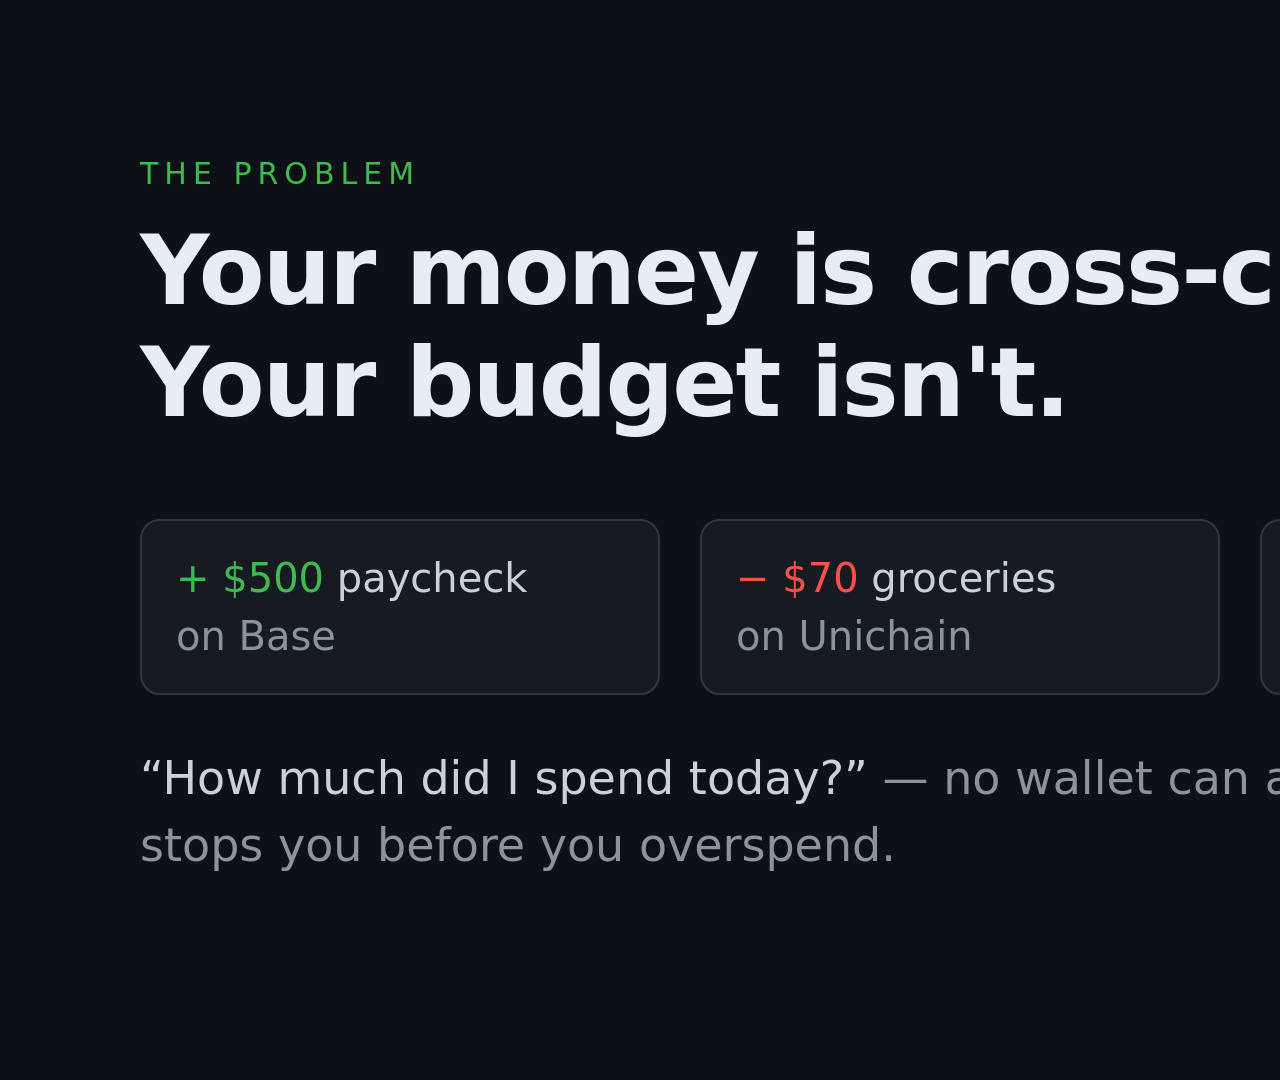
<file: demo/video/slides/s1.html>
<html><head><link rel="stylesheet" href="base.css"></head><body><div class="s">
<div class="kicker">The problem</div>
<h1>Your money is cross-chain.<br>Your budget isn't.</h1>
<div style="display:flex;gap:40px;margin-top:50px">
 <div class="box" style="flex:1"><p style="margin:0"><span class="accent">+ $500</span> paycheck<br><span class="muted">on Base</span></p></div>
 <div class="box" style="flex:1"><p style="margin:0"><span class="red">− $70</span> groceries<br><span class="muted">on Unichain</span></p></div>
 <div class="box" style="flex:1"><p style="margin:0"><span class="red">− $40</span> takeout<br><span class="muted">on Base</span></p></div>
</div>
<p style="margin-top:50px;font-size:46px">“How much did I spend today?” <span class="muted">— no wallet can answer, and nothing stops you before you overspend.</span></p>
</div></body></html>
</file>
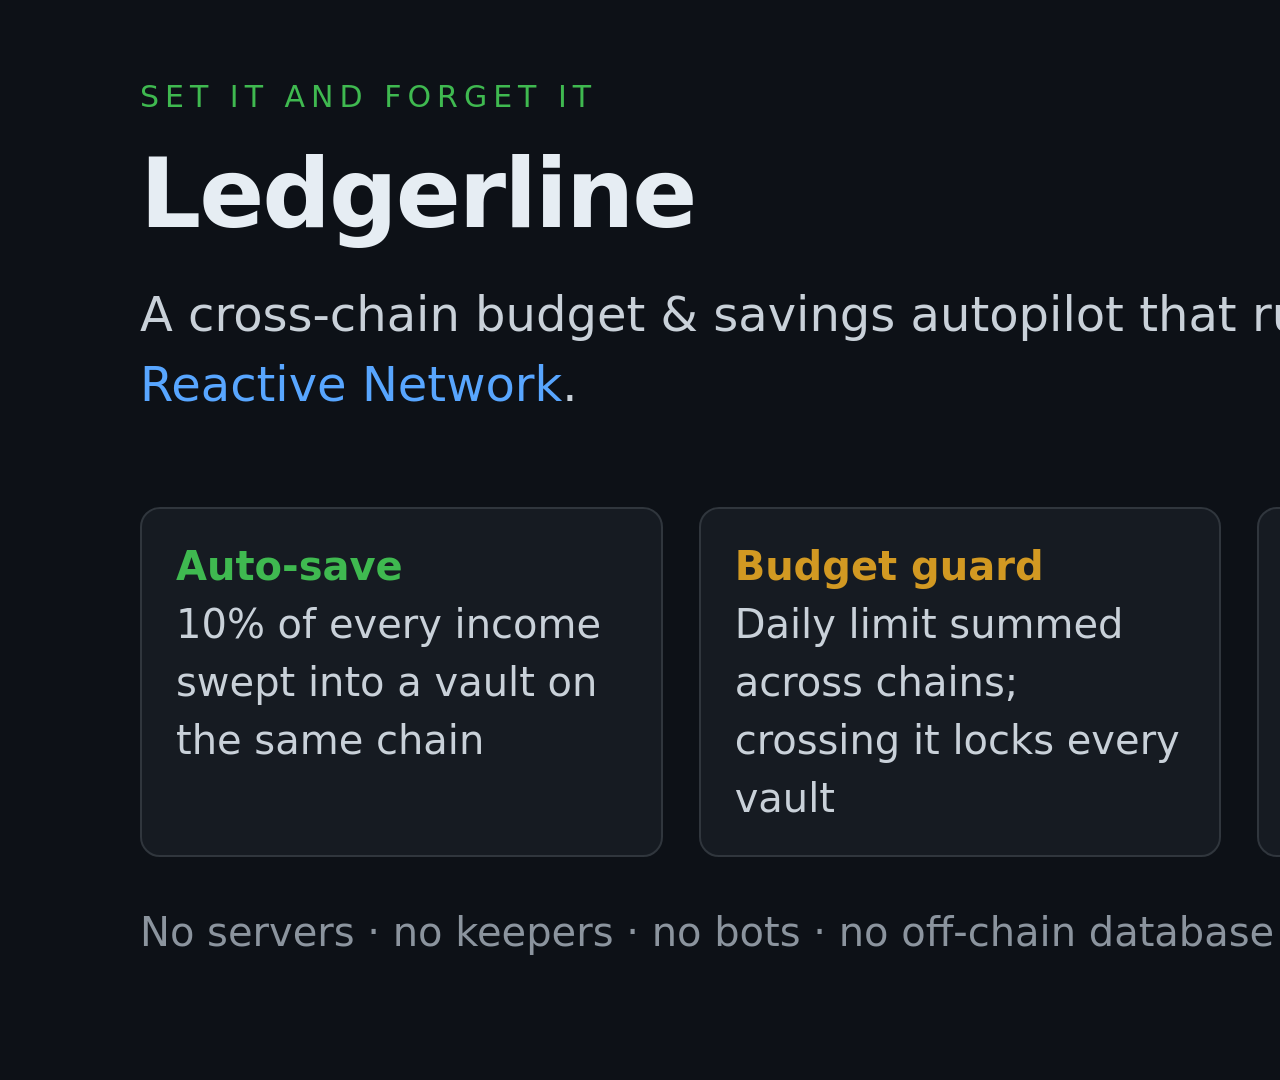
<file: demo/video/slides/s2.html>
<html><head><link rel="stylesheet" href="base.css"></head><body><div class="s">
<div class="kicker">Set it and forget it</div>
<h1>Ledgerline</h1>
<p style="font-size:48px;margin-top:0">A cross-chain budget &amp; savings autopilot that runs entirely on <span class="blue">Reactive Network</span>.</p>
<div style="display:grid;grid-template-columns:1fr 1fr 1fr;gap:36px;margin-top:40px">
 <div class="box"><p style="margin:0"><b class="accent">Auto-save</b><br>10% of every income swept into a vault on the same chain</p></div>
 <div class="box"><p style="margin:0"><b class="warn">Budget guard</b><br>Daily limit summed across chains; crossing it locks every vault</p></div>
 <div class="box"><p style="margin:0"><b class="blue">Statements</b><br>Cron-driven snapshot of every asset, written on chain</p></div>
</div>
<p class="muted" style="margin-top:46px">No servers · no keepers · no bots · no off-chain database</p>
</div></body></html>
</file>
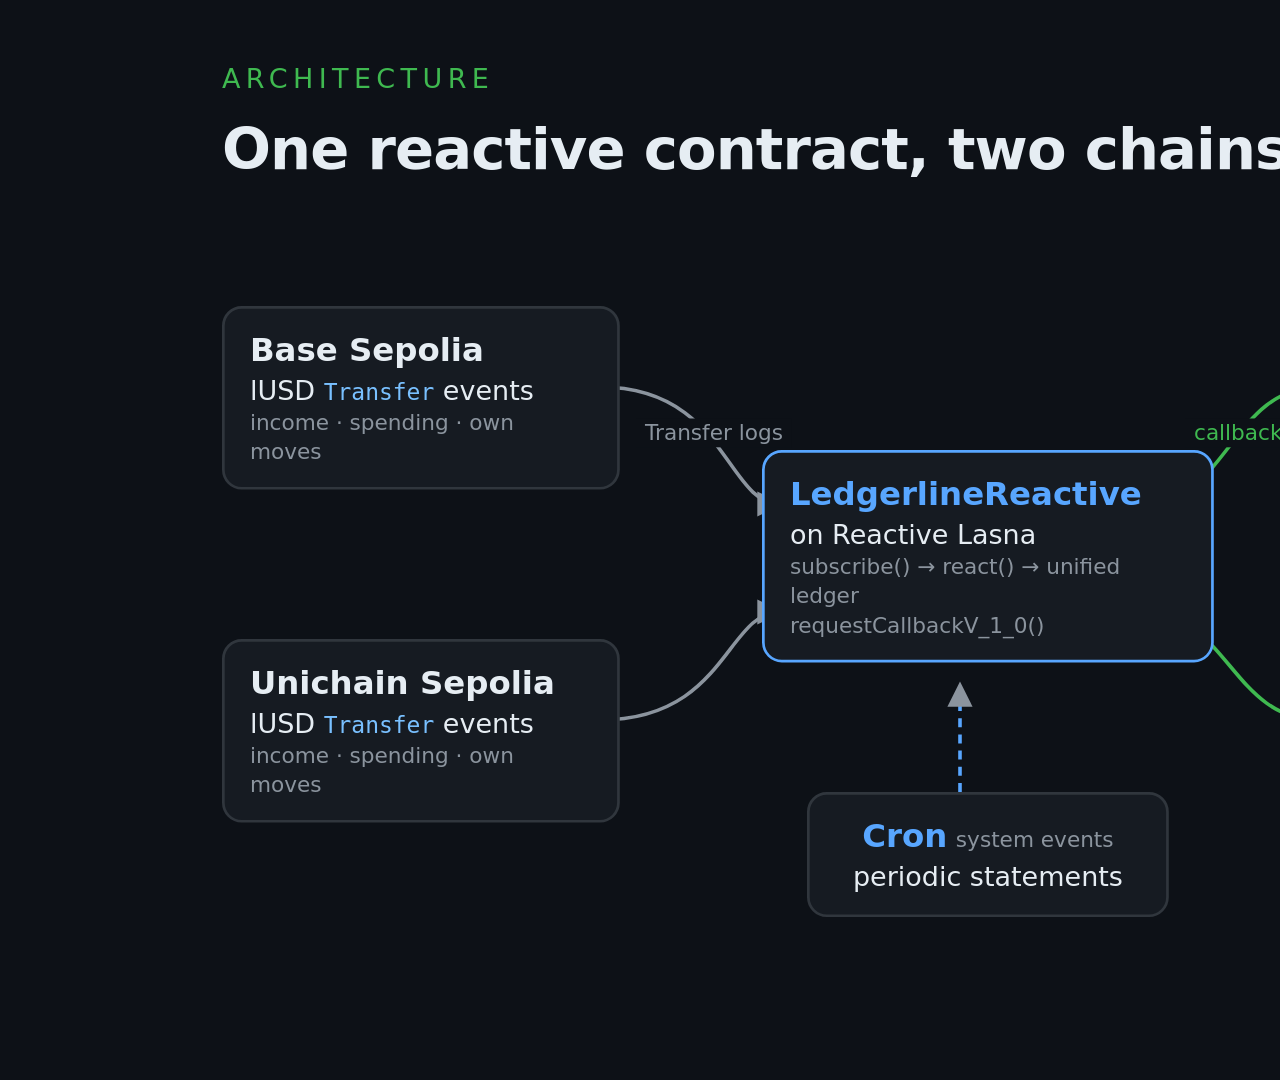
<file: demo/video/slides/s3.html>
<html><head><link rel="stylesheet" href="base.css"><style>
.n{position:absolute;border:3px solid #30363d;border-radius:22px;background:#161b22;padding:22px 28px;font-size:30px;line-height:1.35}
.n b{font-size:36px}.n small{color:#8b949e;font-size:24px}
.lbl{position:absolute;font-size:24px;color:#8b949e;background:#0d1117;padding:2px 10px}
</style></head><body><div class="s" style="justify-content:flex-start;padding-top:70px;transform:scale(0.9);transform-origin:50% 0">
<div class="kicker">Architecture</div><h2 style="margin-bottom:0">One reactive contract, two chains, three loops</h2>
<svg width="1920" height="1080" style="position:absolute;left:0;top:0">
 <defs><marker id="a" viewBox="0 0 10 10" refX="9" refY="5" markerWidth="7" markerHeight="7" orient="auto"><path d="M0,0L10,5L0,10z" fill="#8b949e"/></marker>
 <marker id="g" viewBox="0 0 10 10" refX="9" refY="5" markerWidth="7" markerHeight="7" orient="auto"><path d="M0,0L10,5L0,10z" fill="#3fb950"/></marker></defs>
 <path d="M560,430 C700,430 700,560 760,560" stroke="#8b949e" stroke-width="4" fill="none" marker-end="url(#a)"/>
 <path d="M560,800 C700,800 700,680 760,680" stroke="#8b949e" stroke-width="4" fill="none" marker-end="url(#a)"/>
 <path d="M1160,560 C1260,560 1260,430 1360,430" stroke="#3fb950" stroke-width="4" fill="none" marker-end="url(#g)"/>
 <path d="M1160,680 C1260,680 1260,800 1360,800" stroke="#3fb950" stroke-width="4" fill="none" marker-end="url(#g)"/>
 <path d="M960,880 L960,760" stroke="#58a6ff" stroke-width="4" fill="none" marker-end="url(#a)" stroke-dasharray="10 8"/>
</svg>
<div class="n" style="left:140px;top:340px;width:380px"><b>Base Sepolia</b><br>lUSD <code>Transfer</code> events<br><small>income · spending · own moves</small></div>
<div class="n" style="left:140px;top:710px;width:380px"><b>Unichain Sepolia</b><br>lUSD <code>Transfer</code> events<br><small>income · spending · own moves</small></div>
<div class="n" style="left:740px;top:500px;width:440px;border-color:#58a6ff"><b class="blue">LedgerlineReactive</b><br>on Reactive Lasna<br><small>subscribe() → react() → unified ledger<br>requestCallbackV_1_0()</small></div>
<div class="n" style="left:1360px;top:330px;width:420px;border-color:#3fb950"><b>SavingsVault</b> <small>Base</small><br>sweep() · lock()<br><b>Statement</b> <small>Base</small><br>record()</div>
<div class="n" style="left:1360px;top:720px;width:420px;border-color:#3fb950"><b>SavingsVault</b> <small>Unichain</small><br>sweep() · lock()</div>
<div class="n" style="left:790px;top:880px;width:340px;text-align:center"><b class="blue">Cron</b> <small>system events</small><br>periodic statements</div>
<div class="lbl" style="left:600px;top:465px">Transfer logs</div>
<div class="lbl" style="left:1210px;top:465px;color:#3fb950">callbacks</div>
</div></body></html>
</file>
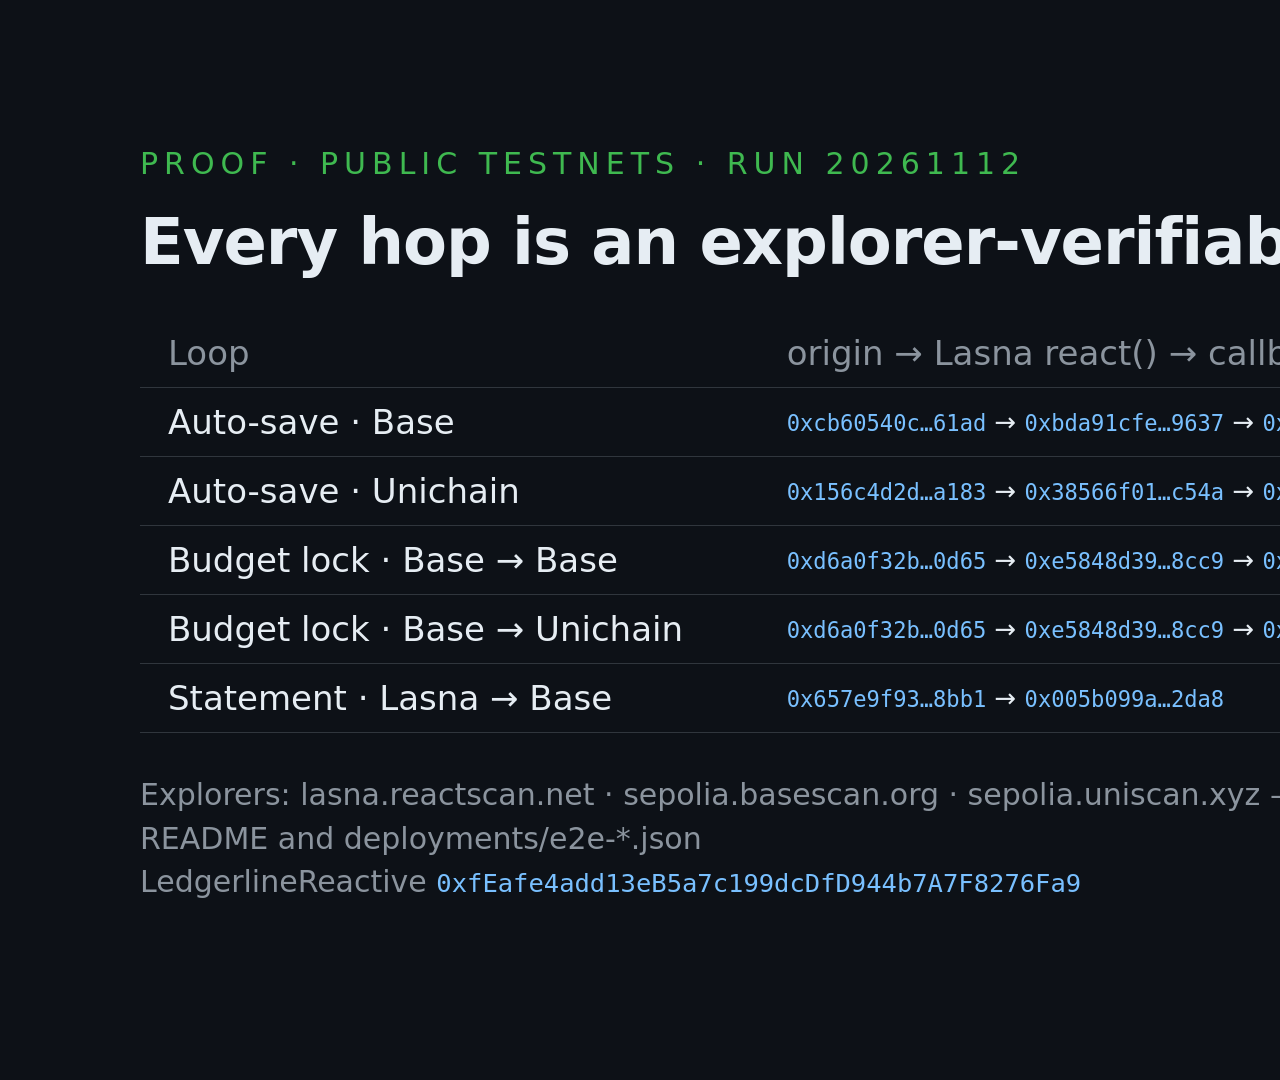
<file: demo/video/slides/s5.html>
<html><head><link rel="stylesheet" href="base.css"></head><body><div class="s">
<div class="kicker">Proof · public testnets · run 20261112</div>
<h2>Every hop is an explorer-verifiable transaction</h2>
<table><tr><th>Loop</th><th>origin → Lasna react() → callback</th><th>wall time</th></tr><tr><td>Auto-save · Base</td><td style="font-size:26px"><code>0xcb60540c…61ad</code> → <code>0xbda91cfe…9637</code> → <code>0xab566add…59bb</code></td><td class="accent"><b>3.85 s</b></td></tr><tr><td>Auto-save · Unichain</td><td style="font-size:26px"><code>0x156c4d2d…a183</code> → <code>0x38566f01…c54a</code> → <code>0x3b91eb7d…4aec</code></td><td class="accent"><b>5.32 s</b></td></tr><tr><td>Budget lock · Base → Base</td><td style="font-size:26px"><code>0xd6a0f32b…0d65</code> → <code>0xe5848d39…8cc9</code> → <code>0xc40856a3…1f54</code></td><td class="accent"><b>3.05 s</b></td></tr><tr><td>Budget lock · Base → Unichain</td><td style="font-size:26px"><code>0xd6a0f32b…0d65</code> → <code>0xe5848d39…8cc9</code> → <code>0xb88fe068…f001</code></td><td class="accent"><b>3.54 s</b></td></tr><tr><td>Statement · Lasna → Base</td><td style="font-size:26px"><code>0x657e9f93…8bb1</code> → <code>0x005b099a…2da8</code></td><td class="accent"><b>2.5 s</b></td></tr></table>
<p class="muted" style="font-size:30px;margin-top:40px">Explorers: lasna.reactscan.net · sepolia.basescan.org · sepolia.uniscan.xyz — every hash is listed in the repo README and deployments/e2e-*.json<br>
LedgerlineReactive <code>0xfEafe4add13eB5a7c199dcDfD944b7A7F8276Fa9</code></p>
</div></body></html>
</file>
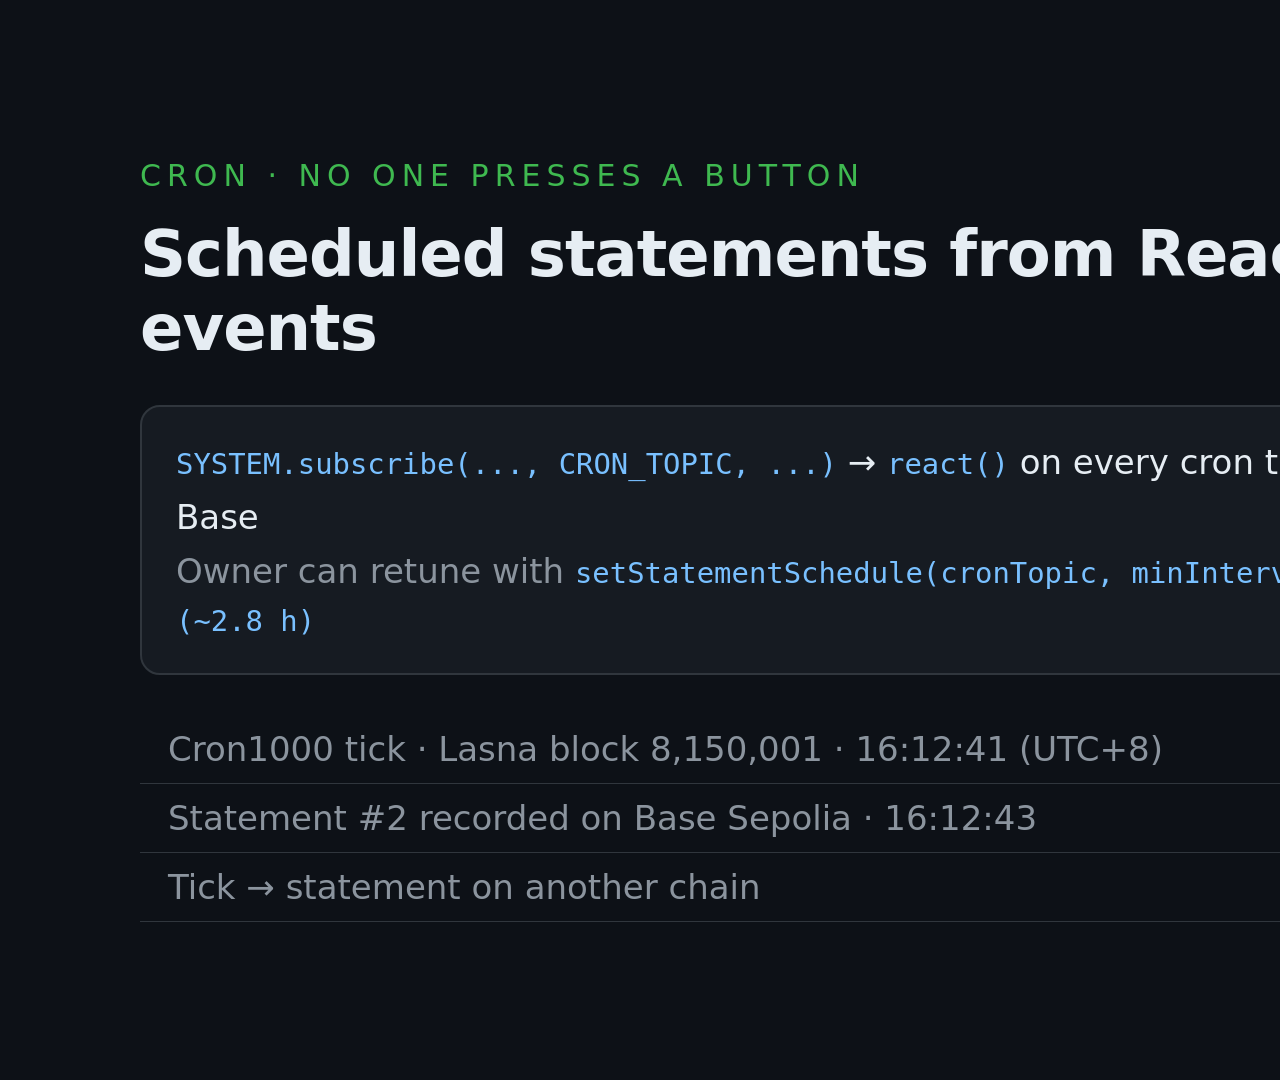
<file: demo/video/slides/s6.html>
<html><head><link rel="stylesheet" href="base.css"></head><body><div class="s">
<div class="kicker">Cron · no one presses a button</div>
<h2>Scheduled statements from Reactive Cron events</h2>
<div class="box" style="font-size:34px;line-height:1.6">
<code>SYSTEM.subscribe(..., CRON_TOPIC, ...)</code> → <code>react()</code> on every cron tick → <code>Statement.record()</code> on Base<br>
<span class="muted">Owner can retune with</span> <code>setStatementSchedule(cronTopic, minIntervalSeconds) — now Cron10000 (~2.8 h)</code>
</div>
<table style="margin-top:40px">
<tr><th>Cron1000 tick · Lasna block 8,150,001 · 16:12:41 (UTC+8)</th><td><code>0x07d43c3d…f314</code></td></tr>
<tr><th>Statement #2 recorded on Base Sepolia · 16:12:43</th><td><code>0xbef443f0…53be</code></td></tr>
<tr><th>Tick → statement on another chain</th><td class="accent"><b>2 s</b></td></tr>
</table>
</div></body></html>
</file>
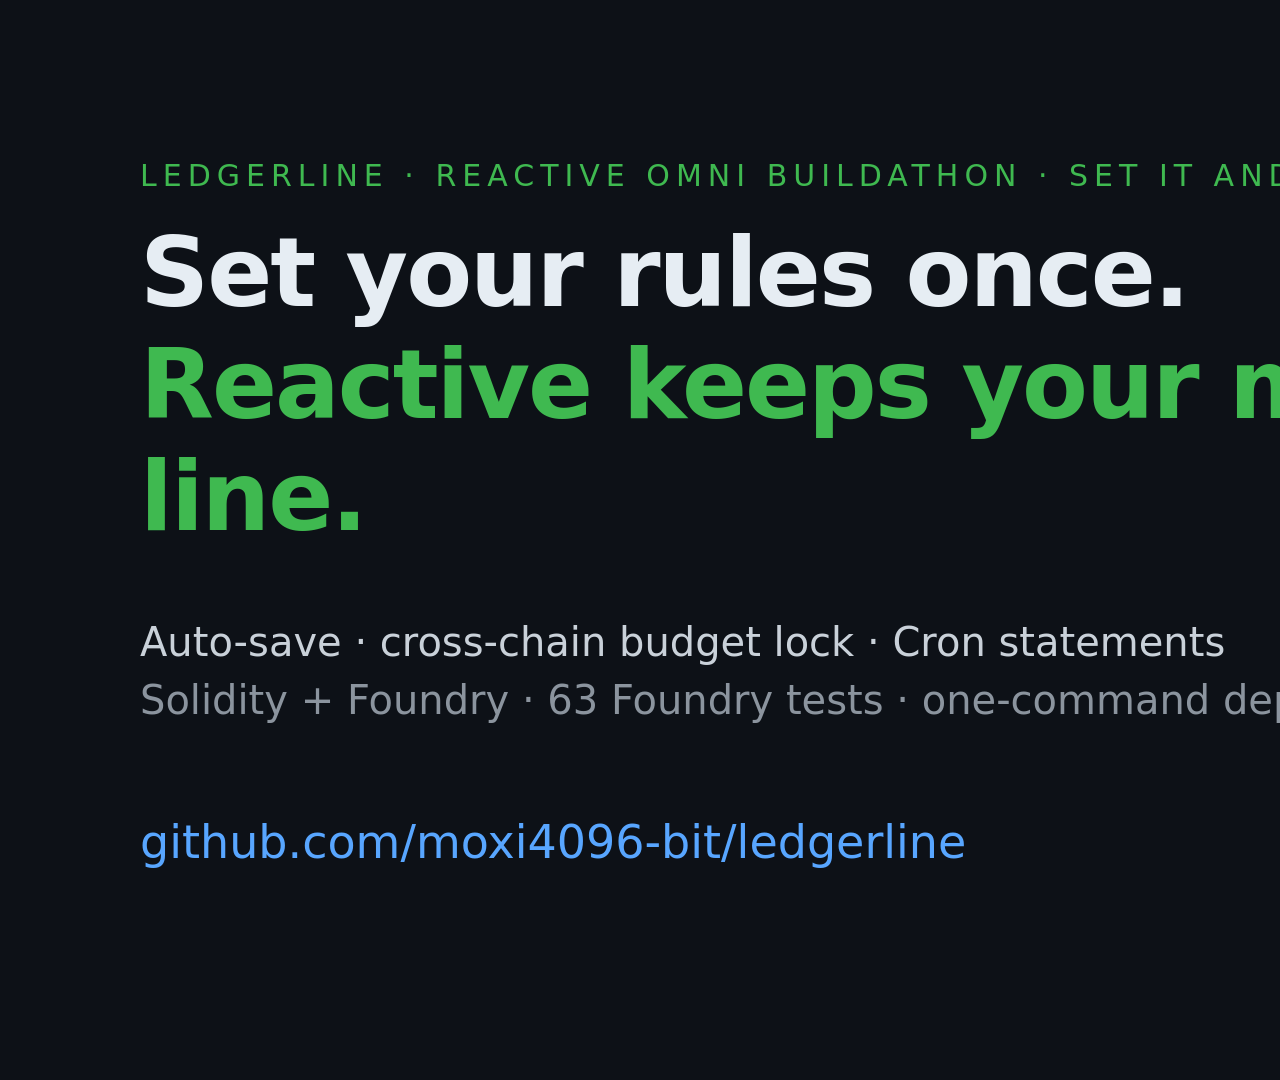
<file: demo/video/slides/s7.html>
<html><head><link rel="stylesheet" href="base.css"></head><body><div class="s">
<div class="kicker">Ledgerline · Reactive Omni Buildathon · Set It and Forget It</div>
<h1>Set your rules once.<br><span class="accent">Reactive keeps your money in line.</span></h1>
<p style="margin-top:30px">Auto-save · cross-chain budget lock · Cron statements<br><span class="muted">Solidity + Foundry · 63 Foundry tests · one-command deploy · live dashboard</span></p>
<p style="margin-top:40px;font-size:46px" class="blue">github.com/moxi4096-bit/ledgerline</p>
</div></body></html>
</file>
<file: demo/video/slides/base.css>
html,body{margin:0;width:1920px;height:1080px;background:#0d1117;color:#e6edf3;font-family:"Noto Sans","DejaVu Sans",system-ui,sans-serif;overflow:hidden}
.s{box-sizing:border-box;width:1920px;height:1080px;padding:110px 140px;display:flex;flex-direction:column;justify-content:center}
h1{font-size:96px;margin:0 0 30px;letter-spacing:-2px}
h2{font-size:64px;margin:0 0 40px;letter-spacing:-1px}
p,li{font-size:40px;line-height:1.45;color:#c9d1d9}
.accent{color:#3fb950}.blue{color:#58a6ff}.warn{color:#d29922}.red{color:#f85149}.muted{color:#8b949e}
.kicker{font-size:30px;text-transform:uppercase;letter-spacing:6px;color:#3fb950;margin-bottom:24px}
ul{margin:0;padding-left:50px}
.box{border:2px solid #30363d;border-radius:20px;background:#161b22;padding:28px 34px}
table{border-collapse:collapse;font-size:34px}td,th{padding:14px 28px;border-bottom:1px solid #30363d;text-align:left}th{color:#8b949e;font-weight:500}
code{font-family:"DejaVu Sans Mono",monospace;font-size:.85em;color:#79c0ff}
</file>
